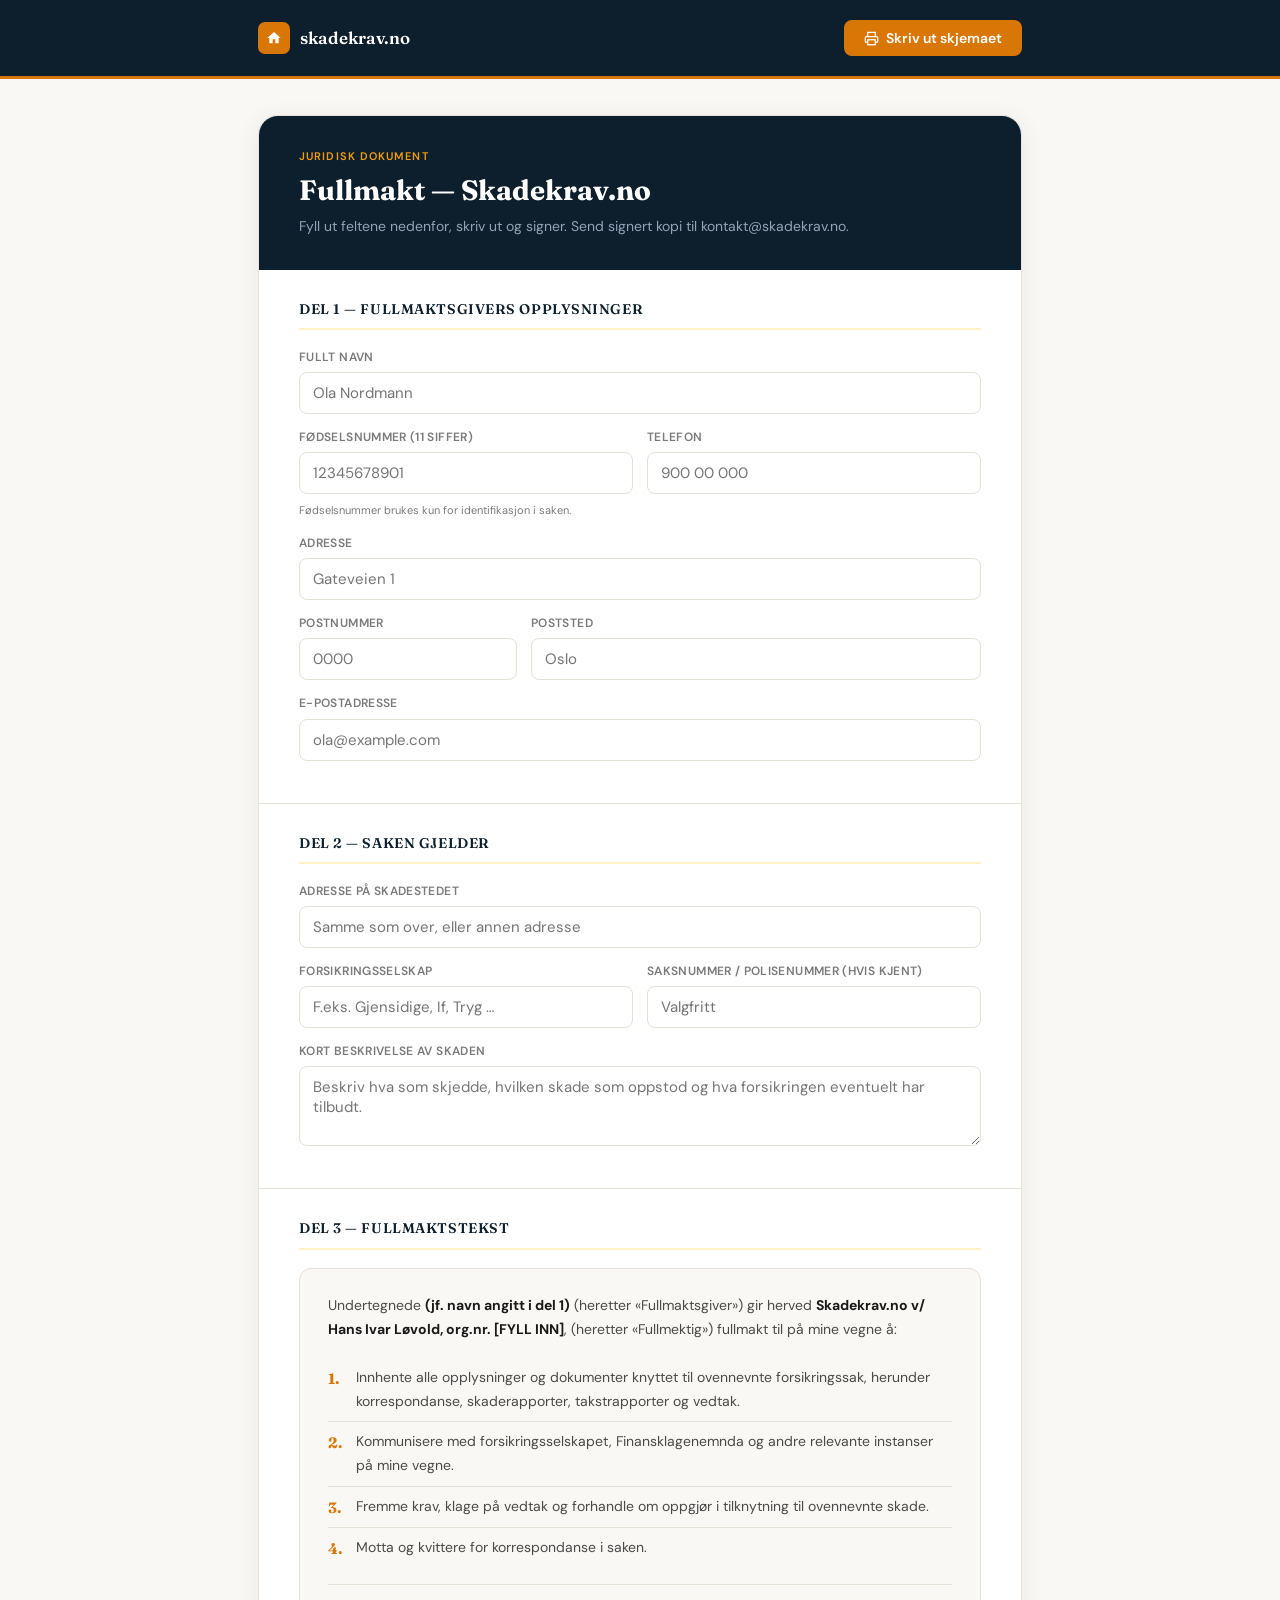
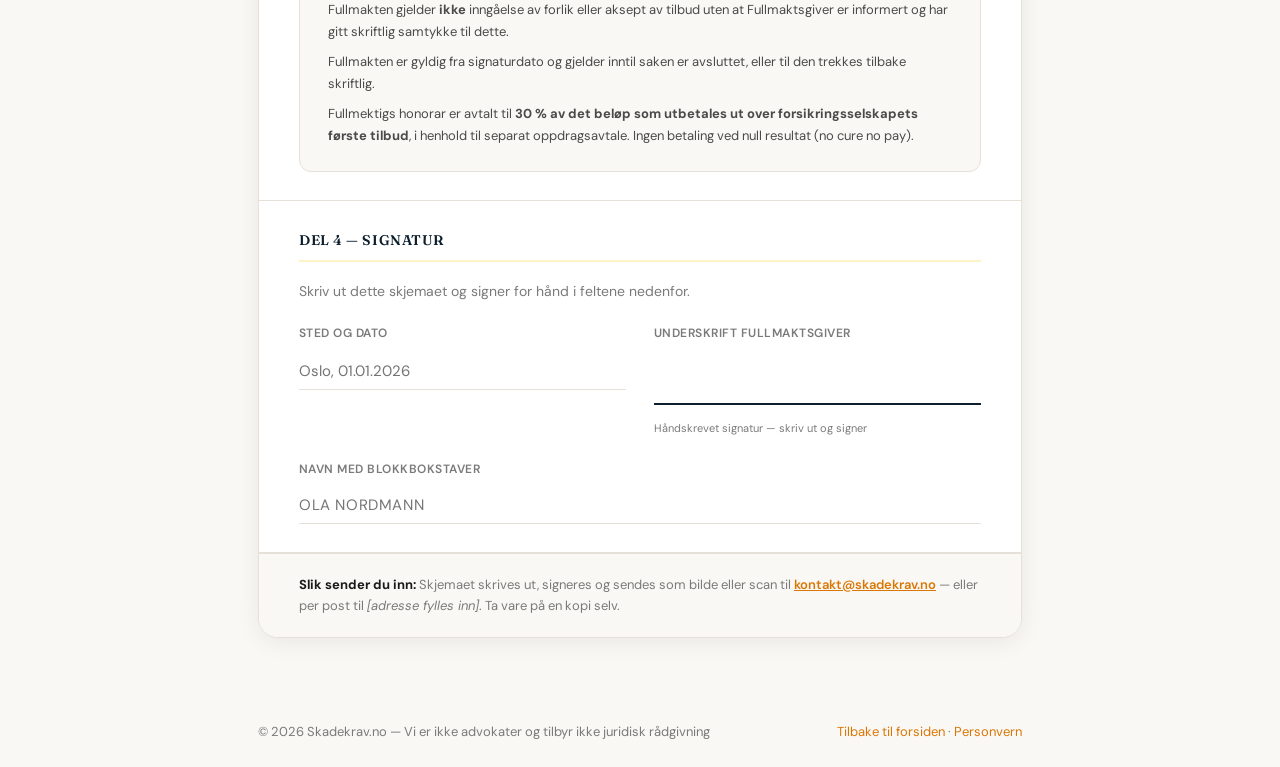
<file: fullmakt.html>
<!doctype html>
<html lang="no">
<head>
  <meta charset="UTF-8">
  <meta name="viewport" content="width=device-width, initial-scale=1">
  <title>Fullmaktsskjema — Skadekrav.no</title>
  <meta name="robots" content="noindex, nofollow">
  <link rel="preconnect" href="https://fonts.googleapis.com">
  <link rel="preconnect" href="https://fonts.gstatic.com" crossorigin>
  <link href="https://fonts.googleapis.com/css2?family=Fraunces:ital,opsz,wght@0,9..144,300;0,9..144,600;0,9..144,700;1,9..144,300&family=DM+Sans:wght@400;500;600&display=swap" rel="stylesheet">
  <style>
    *,*::before,*::after{box-sizing:border-box;margin:0;padding:0}
    :root{
      --navy:#0d1f2d;--amber:#d97706;--amber-mid:#f59e0b;--amber-light:#fef3c7;
      --cream:#faf8f4;--warm:#f0ece4;--white:#fff;
      --text:#1a1a1a;--text-mid:#4a4a4a;--text-muted:#7a7a7a;
      --border:#e5e0d8;--green:#166534;--green-bg:#dcfce7;
      --r:12px;--rl:20px;
      --fd:'Fraunces',Georgia,serif;--fb:'DM Sans',system-ui,sans-serif;
    }
    body{font-family:var(--fb);color:var(--text);background:var(--cream);font-size:16px;line-height:1.6;-webkit-font-smoothing:antialiased}

    /* HEADER */
    .page-header{background:var(--navy);padding:20px 0;border-bottom:3px solid var(--amber)}
    .header-inner{max-width:820px;margin:0 auto;padding:0 28px;display:flex;align-items:center;justify-content:space-between;gap:16px;flex-wrap:wrap}
    .logo{display:flex;align-items:center;gap:10px;text-decoration:none}
    .logo-icon{width:32px;height:32px;background:var(--amber);border-radius:7px;display:flex;align-items:center;justify-content:center}
    .logo-wm{font-family:var(--fd);font-size:17px;font-weight:600;color:var(--white)}
    .print-btn{background:var(--amber);color:var(--white);border:none;padding:9px 20px;border-radius:8px;font-family:var(--fb);font-size:14px;font-weight:600;cursor:pointer;display:flex;align-items:center;gap:7px}
    .print-btn:hover{background:#b45309}

    /* LAYOUT */
    .page-wrap{max-width:820px;margin:36px auto 60px;padding:0 28px}
    .doc-card{background:var(--white);border:1.5px solid var(--border);border-radius:var(--rl);box-shadow:0 4px 24px rgba(0,0,0,.07);overflow:hidden}

    /* DOC HEADER */
    .doc-title-bar{background:var(--navy);padding:32px 40px}
    .doc-label{font-size:11px;font-weight:600;letter-spacing:.1em;text-transform:uppercase;color:var(--amber-mid);margin-bottom:8px}
    .doc-title{font-family:var(--fd);font-size:28px;font-weight:700;color:var(--white);line-height:1.2}
    .doc-sub{font-size:14px;color:#94a3b8;margin-top:8px}

    /* SECTIONS */
    .doc-section{padding:28px 40px;border-bottom:1px solid var(--border)}
    .doc-section:last-child{border-bottom:none}
    .section-heading{font-family:var(--fd);font-size:14px;font-weight:600;color:var(--navy);letter-spacing:.04em;text-transform:uppercase;margin-bottom:18px;padding-bottom:8px;border-bottom:2px solid var(--amber-light)}

    /* FORM FIELDS */
    .field-row{display:grid;grid-template-columns:1fr 1fr;gap:14px;margin-bottom:14px}
    .field-row.single{grid-template-columns:1fr}
    .field-row.triple{grid-template-columns:1fr 1fr 1fr}
    .field-group{display:flex;flex-direction:column;gap:5px}
    .field-group label{font-size:12px;font-weight:600;color:var(--text-muted);letter-spacing:.03em;text-transform:uppercase}
    .field-group input,.field-group textarea,.field-group select{
      width:100%;padding:10px 13px;border:1.5px solid var(--border);border-radius:8px;
      font-family:var(--fb);font-size:15px;color:var(--text);background:var(--white);
      transition:border-color .15s
    }
    .field-group input:focus,.field-group textarea:focus{outline:none;border-color:var(--navy)}
    .field-group textarea{resize:vertical;min-height:80px}
    .field-hint{font-size:11px;color:var(--text-muted);margin-top:3px}

    /* LEGAL TEXT */
    .legal-box{background:var(--cream);border:1.5px solid var(--border);border-radius:var(--r);padding:24px 28px}
    .legal-preamble{font-size:14px;color:var(--text-mid);line-height:1.75;margin-bottom:16px}
    .legal-preamble strong{color:var(--text)}
    .legal-list{list-style:none;margin-bottom:16px}
    .legal-list li{font-size:14px;color:var(--text-mid);line-height:1.7;padding:8px 0 8px 28px;position:relative;border-bottom:1px solid var(--border)}
    .legal-list li:last-child{border-bottom:none}
    .legal-list li::before{content:attr(data-n);position:absolute;left:0;top:8px;font-family:var(--fd);font-weight:700;color:var(--amber);font-size:15px}
    .legal-closing{font-size:13px;color:var(--text-mid);line-height:1.7;padding-top:14px;border-top:1px solid var(--border)}
    .legal-closing p{margin-bottom:8px}
    .legal-closing p:last-child{margin-bottom:0}

    /* SIGNATURE FIELDS */
    .sig-grid{display:grid;grid-template-columns:1fr 1fr;gap:28px}
    .sig-block{display:flex;flex-direction:column;gap:10px}
    .sig-label{font-size:12px;font-weight:600;color:var(--text-muted);text-transform:uppercase;letter-spacing:.04em}
    .sig-line{border-bottom:2px solid var(--navy);height:52px;position:relative}
    .sig-line-hint{font-size:11px;color:var(--text-muted);margin-top:5px}
    .sig-input{width:100%;padding:8px 0;border:none;border-bottom:1.5px solid var(--border);font-family:var(--fb);font-size:15px;background:transparent;outline:none}
    .sig-input:focus{border-bottom-color:var(--navy)}

    /* FOOTER NOTE */
    .doc-footer{background:var(--cream);border-top:1px solid var(--border);padding:20px 40px;font-size:13px;color:var(--text-muted);line-height:1.65}
    .doc-footer strong{color:var(--text)}

    /* PAGE FOOTER */
    .site-footer-bar{max-width:820px;margin:0 auto;padding:24px 28px;display:flex;justify-content:space-between;font-size:13px;color:var(--text-muted);flex-wrap:wrap;gap:8px}
    .site-footer-bar a{color:var(--amber);text-decoration:none}

    @media(max-width:600px){
      .doc-title-bar,.doc-section{padding:22px 22px}
      .doc-footer{padding:18px 22px}
      .field-row,.field-row.triple,.sig-grid{grid-template-columns:1fr}
      .header-inner{flex-direction:column;align-items:flex-start}
    }

    /* PRINT STYLES */
    @media print{
      body{background:white}
      .page-header,.print-btn,.site-footer-bar{display:none}
      .page-wrap{max-width:100%;margin:0;padding:0}
      .doc-card{border:none;box-shadow:none;border-radius:0}
      .doc-title-bar{background:white!important;-webkit-print-color-adjust:exact;color-adjust:exact;border-bottom:2px solid var(--navy);padding:18px 24px}
      .doc-label{color:var(--amber)!important}
      .doc-title{color:var(--navy)!important;font-size:22px}
      .doc-sub{color:var(--text-mid)!important}
      .doc-section{padding:16px 24px}
      .section-heading{font-size:11px}
      .field-group input,.field-group textarea{border-color:#ccc;padding:6px 8px}
      .legal-box{background:#fafafa;border-color:#ddd}
      .doc-footer{padding:14px 24px;border-top:1px solid #ccc}
      .sig-line{height:44px}
    }
  </style>
</head>
<body>

<div class="page-header">
  <div class="header-inner">
    <a class="logo" href="index.html">
      <div class="logo-icon"><svg width="16" height="16" viewBox="0 0 24 24" fill="none"><path d="M10 20v-6h4v6h5v-8h3L12 3 2 12h3v8z" fill="white"/></svg></div>
      <span class="logo-wm">skadekrav.no</span>
    </a>
    <button class="print-btn" onclick="window.print()">
      <svg width="15" height="15" viewBox="0 0 24 24" fill="none" stroke="currentColor" stroke-width="2"><polyline points="6 9 6 2 18 2 18 9"/><path d="M6 18H4a2 2 0 0 1-2-2v-5a2 2 0 0 1 2-2h16a2 2 0 0 1 2 2v5a2 2 0 0 1-2 2h-2"/><rect x="6" y="14" width="12" height="8"/></svg>
      Skriv ut skjemaet
    </button>
  </div>
</div>

<div class="page-wrap">
  <div class="doc-card">

    <div class="doc-title-bar">
      <div class="doc-label">Juridisk dokument</div>
      <div class="doc-title">Fullmakt — Skadekrav.no</div>
      <div class="doc-sub">Fyll ut feltene nedenfor, skriv ut og signer. Send signert kopi til kontakt@skadekrav.no.</div>
    </div>

    <!-- FULLMAKTSGIVER -->
    <div class="doc-section">
      <div class="section-heading">Del 1 — Fullmaktsgivers opplysninger</div>
      <div class="field-row single">
        <div class="field-group">
          <label>Fullt navn</label>
          <input type="text" placeholder="Ola Nordmann">
        </div>
      </div>
      <div class="field-row">
        <div class="field-group">
          <label>Fødselsnummer (11 siffer)</label>
          <input type="text" inputmode="numeric" maxlength="11" placeholder="12345678901">
          <span class="field-hint">Fødselsnummer brukes kun for identifikasjon i saken.</span>
        </div>
        <div class="field-group">
          <label>Telefon</label>
          <input type="tel" placeholder="900 00 000">
        </div>
      </div>
      <div class="field-row single">
        <div class="field-group">
          <label>Adresse</label>
          <input type="text" placeholder="Gateveien 1">
        </div>
      </div>
      <div class="field-row triple">
        <div class="field-group">
          <label>Postnummer</label>
          <input type="text" inputmode="numeric" maxlength="4" placeholder="0000">
        </div>
        <div class="field-group" style="grid-column:span 2">
          <label>Poststed</label>
          <input type="text" placeholder="Oslo">
        </div>
      </div>
      <div class="field-row single">
        <div class="field-group">
          <label>E-postadresse</label>
          <input type="email" placeholder="ola@example.com">
        </div>
      </div>
    </div>

    <!-- SAKEN GJELDER -->
    <div class="doc-section">
      <div class="section-heading">Del 2 — Saken gjelder</div>
      <div class="field-row single">
        <div class="field-group">
          <label>Adresse på skadestedet</label>
          <input type="text" placeholder="Samme som over, eller annen adresse">
        </div>
      </div>
      <div class="field-row">
        <div class="field-group">
          <label>Forsikringsselskap</label>
          <input type="text" placeholder="F.eks. Gjensidige, If, Tryg …">
        </div>
        <div class="field-group">
          <label>Saksnummer / polisenummer (hvis kjent)</label>
          <input type="text" placeholder="Valgfritt">
        </div>
      </div>
      <div class="field-row single">
        <div class="field-group">
          <label>Kort beskrivelse av skaden</label>
          <textarea placeholder="Beskriv hva som skjedde, hvilken skade som oppstod og hva forsikringen eventuelt har tilbudt."></textarea>
        </div>
      </div>
    </div>

    <!-- FULLMAKTSTEKST -->
    <div class="doc-section">
      <div class="section-heading">Del 3 — Fullmaktstekst</div>
      <div class="legal-box">
        <p class="legal-preamble">
          Undertegnede <strong>(jf. navn angitt i del 1)</strong> (heretter «Fullmaktsgiver») gir herved
          <strong>Skadekrav.no v/ Hans Ivar Løvold, org.nr. [FYLL INN]</strong>,
          (heretter «Fullmektig») fullmakt til på mine vegne å:
        </p>
        <ol class="legal-list">
          <li data-n="1.">Innhente alle opplysninger og dokumenter knyttet til ovennevnte forsikringssak, herunder korrespondanse, skaderapporter, takstrapporter og vedtak.</li>
          <li data-n="2.">Kommunisere med forsikringsselskapet, Finansklagenemnda og andre relevante instanser på mine vegne.</li>
          <li data-n="3.">Fremme krav, klage på vedtak og forhandle om oppgjør i tilknytning til ovennevnte skade.</li>
          <li data-n="4.">Motta og kvittere for korrespondanse i saken.</li>
        </ol>
        <div class="legal-closing">
          <p>Fullmakten gjelder <strong>ikke</strong> inngåelse av forlik eller aksept av tilbud uten at Fullmaktsgiver er informert og har gitt skriftlig samtykke til dette.</p>
          <p>Fullmakten er gyldig fra signaturdato og gjelder inntil saken er avsluttet, eller til den trekkes tilbake skriftlig.</p>
          <p>Fullmektigs honorar er avtalt til <strong>30 % av det beløp som utbetales ut over forsikringsselskapets første tilbud</strong>, i henhold til separat oppdragsavtale. Ingen betaling ved null resultat (no cure no pay).</p>
        </div>
      </div>
    </div>

    <!-- SIGNATUR -->
    <div class="doc-section">
      <div class="section-heading">Del 4 — Signatur</div>
      <p style="font-size:14px;color:var(--text-muted);margin-bottom:22px">Skriv ut dette skjemaet og signer for hånd i feltene nedenfor.</p>
      <div class="sig-grid">
        <div class="sig-block">
          <div class="sig-label">Sted og dato</div>
          <input class="sig-input" type="text" placeholder="Oslo, 01.01.2026">
        </div>
        <div style="display:flex;flex-direction:column;gap:10px">
          <div class="sig-label">Underskrift fullmaktsgiver</div>
          <div class="sig-line"></div>
          <div class="sig-line-hint">Håndskrevet signatur — skriv ut og signer</div>
        </div>
      </div>
      <div style="margin-top:22px">
        <div class="sig-label" style="margin-bottom:8px">Navn med blokkbokstaver</div>
        <input class="sig-input" type="text" placeholder="OLA NORDMANN" style="text-transform:uppercase;letter-spacing:.04em">
      </div>
    </div>

    <!-- FOOTER NOTE -->
    <div class="doc-footer">
      <strong>Slik sender du inn:</strong> Skjemaet skrives ut, signeres og sendes som bilde eller scan til
      <a href="mailto:kontakt@skadekrav.no" style="color:var(--amber);font-weight:600">kontakt@skadekrav.no</a>
      — eller per post til <em>[adresse fylles inn]</em>.
      Ta vare på en kopi selv.
    </div>

  </div>
</div>

<div class="site-footer-bar">
  <span>© 2026 Skadekrav.no — Vi er ikke advokater og tilbyr ikke juridisk rådgivning</span>
  <span><a href="index.html">Tilbake til forsiden</a> · <a href="index.html" onclick="event.preventDefault();history.back()">Personvern</a></span>
</div>

</body>
</html>
</file>
